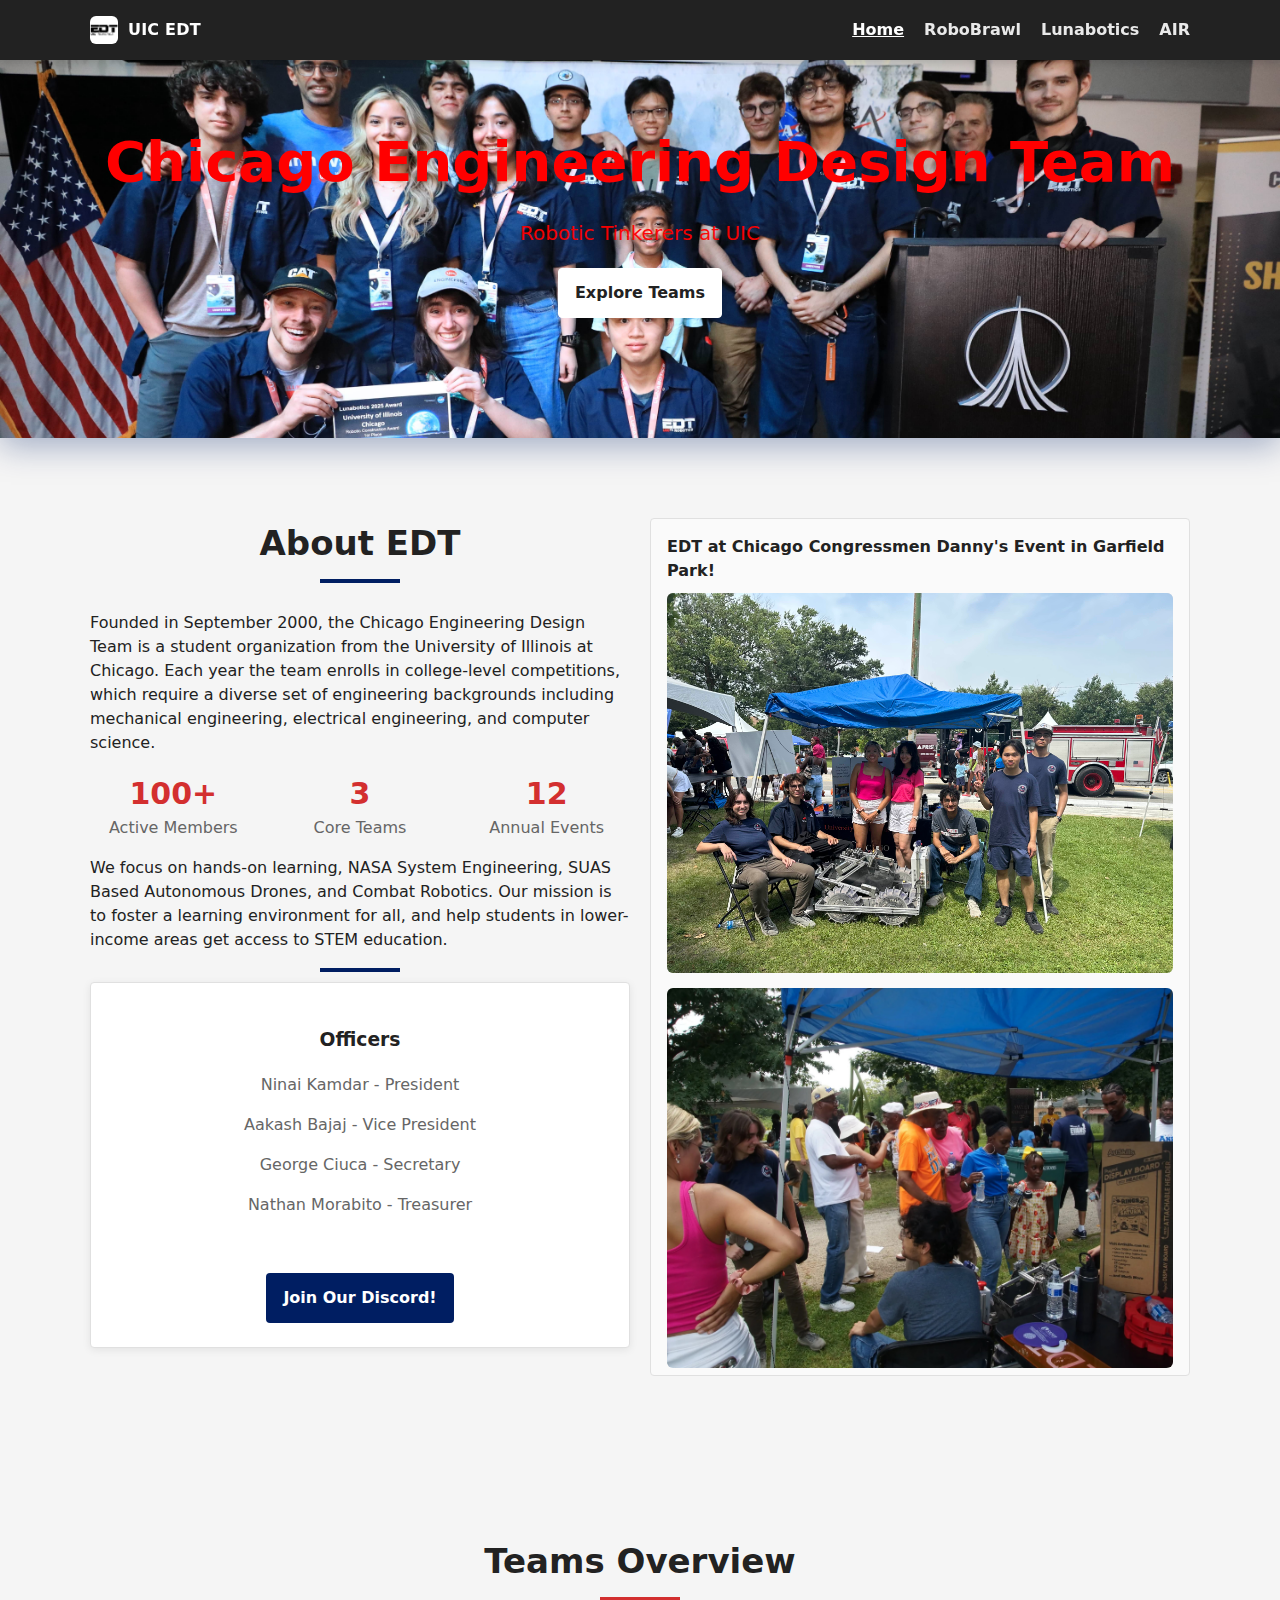
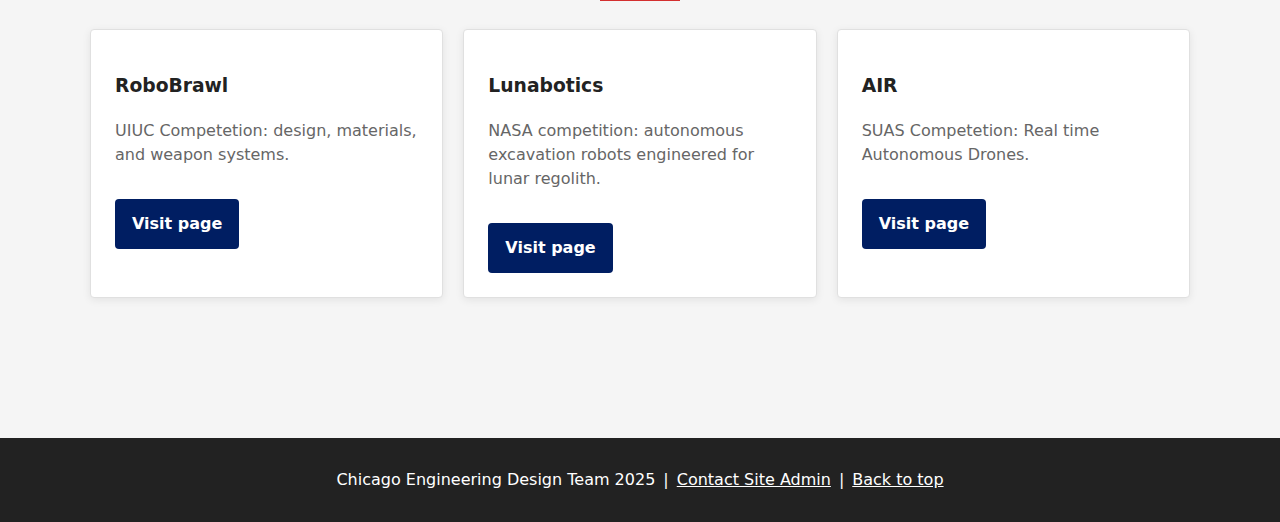
<file: index.html>
<!doctype html>
<!-- author: aakash bajaj- @educationmoment -->
<html lang="en">
<head>
  <meta charset="utf-8">
  <meta name="viewport" content="width=device-width, initial-scale=1">
  <title>EDT — Home</title>
  <meta name="description" content="Chicago Engineering Design Team @ UIC">
  <link rel="icon" type="image/x-icon" href="assets/logo.ico">
  <link rel="stylesheet" href="./styles.css">
</head>
<body id="top">
  
  <header class="navbar">
    <div class="inner container-1140">
      <a class="brand" href="./index.html">
        <span class="logo"><img class="logo" src="assets/logo.png" alt="logo"></span><span>UIC EDT</span>
      </a>
      <button class="nav-toggle" aria-label="Menu">☰</button>
      <nav class="nav-links">
        <a href="./index.html" style="text-decoration:underline;opacity:1;">Home</a>
        <a href="./robobrawl.html">RoboBrawl</a>
        <a href="./lunabotics.html">Lunabotics</a>
        <a href="./air.html">AIR</a>
      </nav>
    </div>
  </header>


  <section class="hero">
    <div class="container-1140">
      <h1>Chicago Engineering Design Team</h1>
      <p class="lead">Robotic Tinkerers at UIC</p>
      <div class="space-top">
        <a href="#teams" class="btn btn-white">Explore Teams</a>
      </div>
    </div>
  </section>

  <section id="about">
    <div class="container-1140 grid grid-2">
      <div>
        <div class="h-section">
          <h2>About EDT</h2>
          <div class="divider divider--blue"></div>
        </div>
        <p>
          Founded in September 2000, the Chicago Engineering Design Team is a student organization from the University of Illinois at Chicago. Each year the team enrolls in college-level competitions, which require a diverse set of engineering backgrounds including mechanical engineering, electrical engineering, and computer science.
        </p>
        
        <div class="grid grid-3 mt-16">
          <div class="stat"><div class="big">100+</div><div class="muted">Active Members</div></div>
          <div class="stat"><div class="big">3</div><div class="muted">Core Teams</div></div>
          <div class="stat"><div class="big">12</div><div class="muted">Annual Events</div></div>
        </div>
        <p>
          We focus on hands-on learning, NASA System Engineering, SUAS Based Autonomous Drones, and Combat Robotics.
          Our mission is to foster a learning environment for all, and help students in lower-income areas get access to STEM education.
        </p>
        <div class="h-section">
        <div class="divider divider--blue"></div>
        <div class="card">
          <h3>Officers</h3>
          <p class="muted">Ninai Kamdar - President</p>
          <p class="muted">Aakash Bajaj - Vice President</p>
          <p class="muted">George Ciuca - Secretary</p>
          <p class="muted">Nathan Morabito - Treasurer</p>
          <br><a class="btn btn-primary mt-16" href="http://go.uic.edu/EDT">Join Our Discord!</a>
        </div>
        </div>
      </div>
      <aside class="sidebar">
        <h4>EDT at Chicago Congressmen Danny's Event in Garfield Park!</h4>
        <div class="thumb">
          <img class="thumb" src="assets/congress.jpg" alt="img1">
          <br><img class="thumb" src="assets/congress2.jpeg" alt="img2">
        </div>
      
      </aside>
    </div>
  </section>

  <section id="teams">
    <div class="container-1140">
      <div class="h-section">
        <h2>Teams Overview</h2>
        <div class="divider"></div>
      </div>
      <div class="grid grid-3">
        <div class="card">
          <h3>RoboBrawl</h3>
          <p class="muted">UIUC Competetion: design, materials, and weapon systems.</p>
          <a class="btn btn-primary mt-16" href="./robobrawl.html">Visit page</a>
        </div>
        <div class="card">
          <h3>Lunabotics</h3>
          <p class="muted">NASA competition: autonomous excavation robots engineered for lunar regolith.</p>
          <a class="btn btn-primary mt-16" href="./lunabotics.html">Visit page</a>
        </div>
        <div class="card">
          <h3>AIR</h3>
          <p class="muted">SUAS Competetion: Real time Autonomous Drones.</p>
          <a class="btn btn-primary mt-16" href="./air.html">Visit page</a>
        </div>
      </div>
    </div>
  </section>

  
  <footer>
    <div class="container-1140 flex items-center justify-center gap-8">
      <span>Chicago Engineering Design Team 2025</span>
      <span>|</span>
      <span><a href="mailto:abaja5@uic.edu">Contact Site Admin</a></span>
      <span>|</span>
      <a href="#top">Back to top</a>
    </div>
  </footer>
  <button id="backToTop" class="btn btn-primary" style="display:none; position:fixed; right:20px; bottom:20px;">↑</button>
  <script src="./script.js"></script>

</body>
</html>
</file>
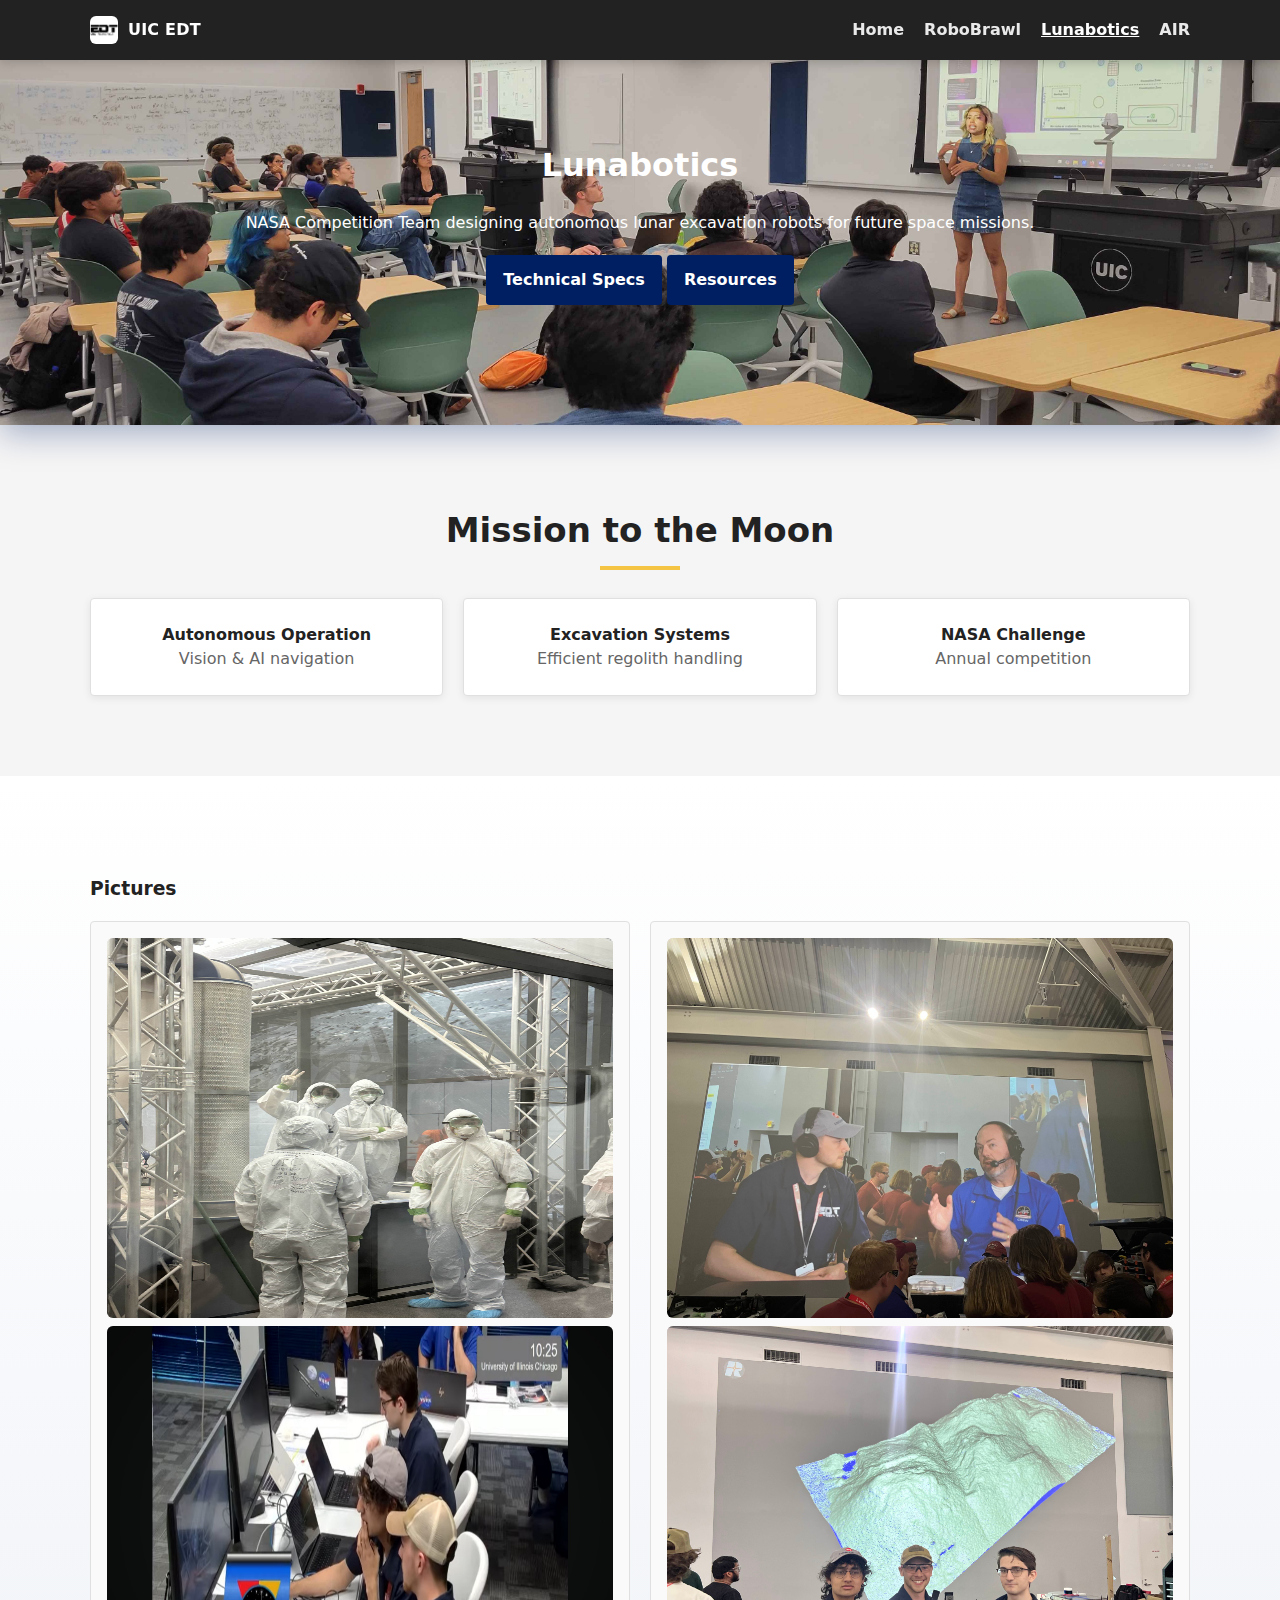
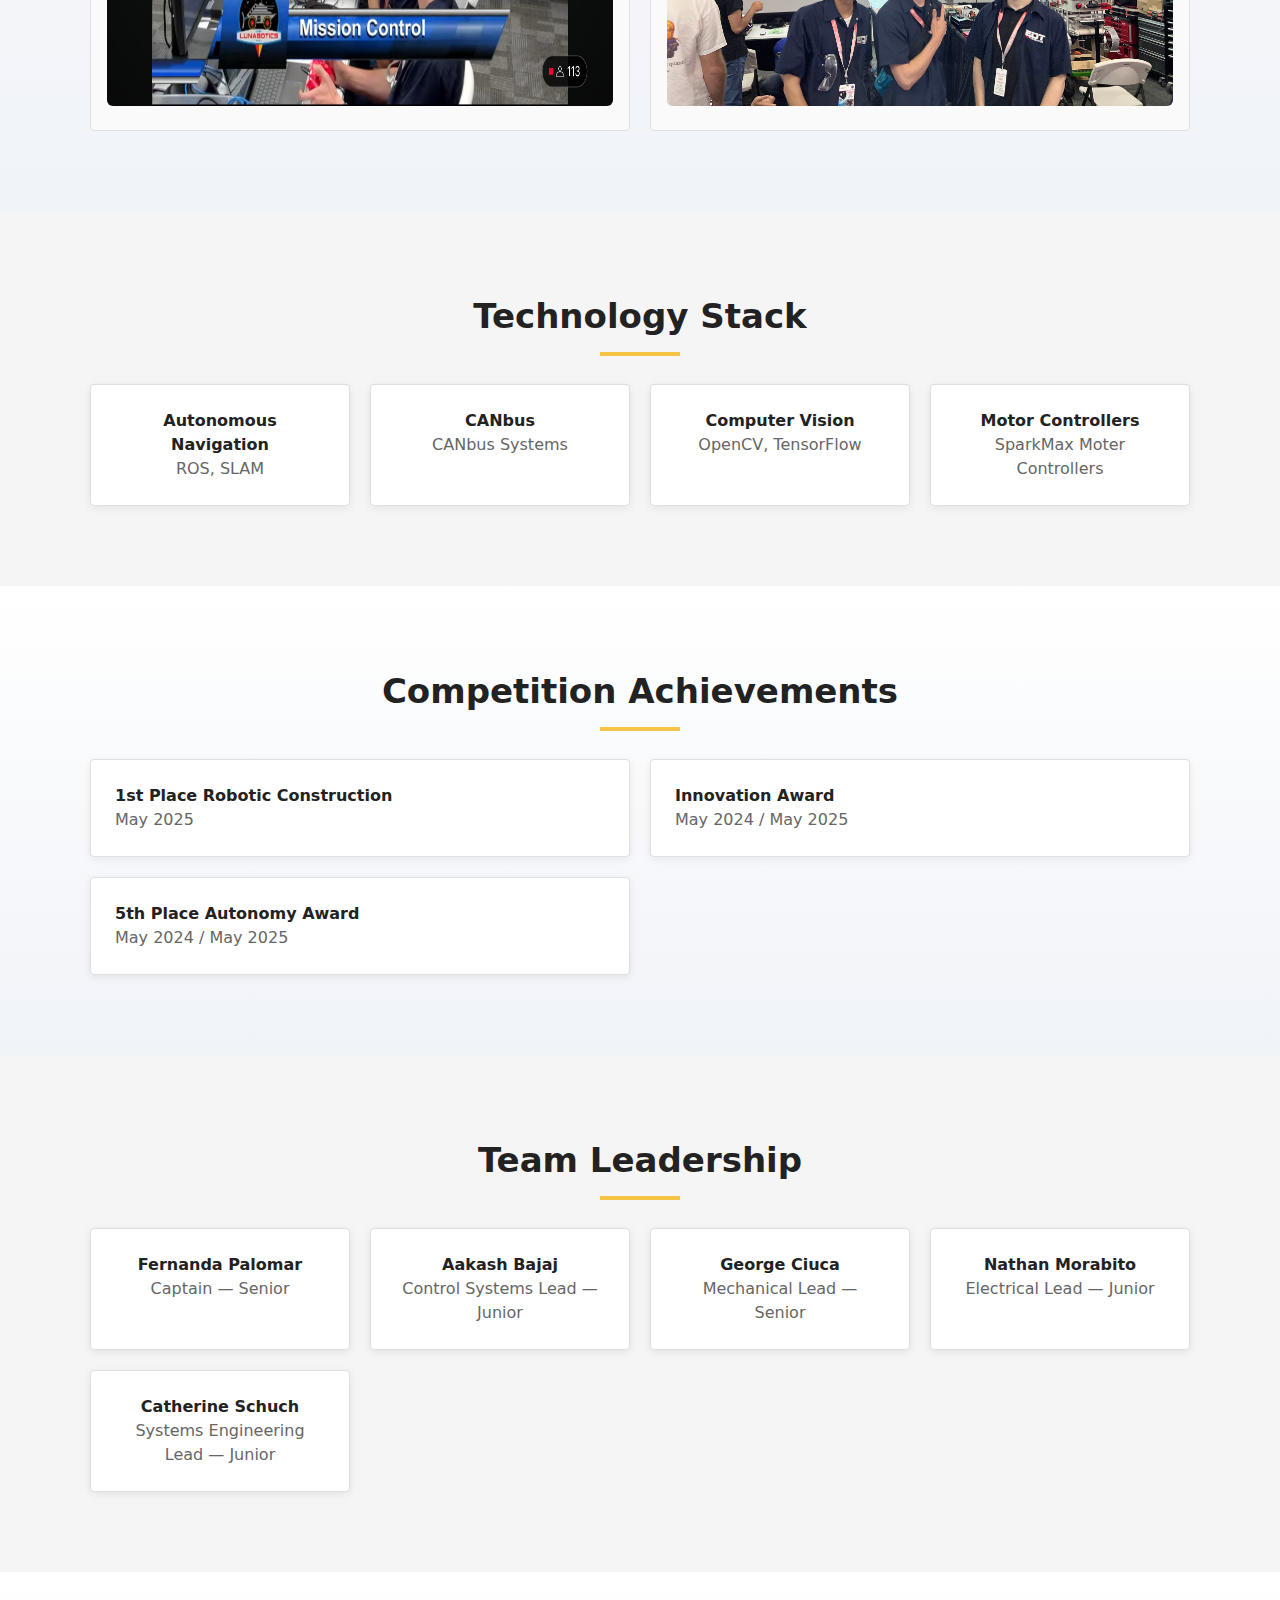
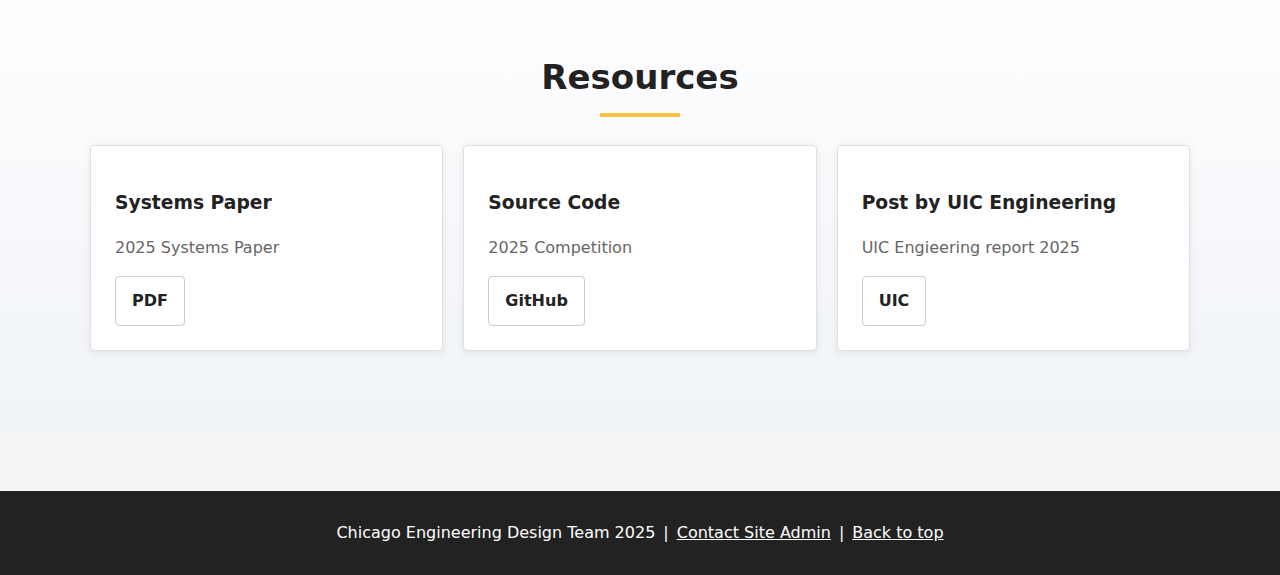
<file: lunabotics.html>
<!doctype html>
<!-- author: aakash bajaj- @educationmoment -->
<html lang="en">
<head>
  <meta charset="utf-8">
  <meta name="viewport" content="width=device-width, initial-scale=1">
  <meta name="description" content="Chicago Engineering Design Team @ UIC">
  <title>EDT — Lunabotics</title>
  <link rel="icon" type="image/x-icon" href="assets/logo.ico">
  <link rel="stylesheet" href="./styles.css">
</head>
<body id="top">
  
  <header class="navbar">
    <div class="inner container-1140">
      <a class="brand" href="./index.html">
        <span class="logo"><img class="logo" src="assets/logo.png" alt="logo"></span><span>UIC EDT</span>
      </a>
      <button class="nav-toggle" aria-label="Menu">☰</button>
      <nav class="nav-links">
        <a href="./index.html">Home</a>
        <a href="./robobrawl.html">RoboBrawl</a>
        <a href="./lunabotics.html" style="text-decoration:underline;opacity:1;">Lunabotics</a>
        <a href="./air.html">AIR</a>
      </nav>
    </div>
  </header>


  <section class="hero-lunabotics pt-hero hero--accent">
    <div class="container-1140">
      <h1>Lunabotics</h1>
      <p class="lead">NASA Competition Team designing autonomous lunar excavation robots for future space missions.</p>
      <div class="space-top">
        <a class="btn btn-primary" href="#specs">Technical Specs</a>
        <a class="btn btn-primary" href="#downloads">Resources</a>
      </div>
    </div>
  </section>

  <section id="mission">
    <div class="container-1140">
      <div class="h-section"><h2>Mission to the Moon</h2><div class="divider divider--accent"></div></div>
      <div class="grid grid-3">
        <div class="card center"><strong>Autonomous Operation</strong><div class="muted">Vision & AI navigation</div></div>
        <div class="card center"><strong>Excavation Systems</strong><div class="muted">Efficient regolith handling</div></div>
        <div class="card center"><strong>NASA Challenge</strong><div class="muted">Annual competition</div></div>
      </div>
    </div>
  </section>

  <section id="specs" style="background:linear-gradient(180deg,#fff,#f0f3f8);">
    <div class="container-1140 grid grid-2">
      <div>
        <h3>Pictures</h3>
          <aside class="sidebar">

            <div class="thumb">
              <img class="thumb" src="assets/bunny1.jpg" alt="bunny1">

            </div>
          
        <div class="thumb">

          <img class="thumb" src="assets/miss.png" alt="miss">
        </div>

      </div>
      </aside>
      <div>
      <h3>‎ </h3>
      <aside class="sidebar">
        <div class="thumb">
          <img class="thumb" src="assets/elijah.jpg" style="width: 100%;" alt="eli">
        </div>
        <div class="thumb">
          <img class="thumb" src="assets/berm.jpg" alt="berm">
        </div>
      </aside>
      </div>
    </div>
  </section>

  <section id="stack">
    <div class="container-1140">
      <div class="h-section"><h2>Technology Stack</h2><div class="divider divider--accent"></div></div>
      <div class="grid grid-4">
        <div class="card center"><strong>Autonomous Navigation</strong><div class="muted">ROS, SLAM</div></div>
        <div class="card center"><strong>CANbus</strong><div class="muted">CANbus Systems</div></div>
        <div class="card center"><strong>Computer Vision</strong><div class="muted">OpenCV, TensorFlow</div></div>
        <div class="card center"><strong>Motor Controllers</strong><div class="muted">SparkMax Moter Controllers</div></div>
      </div>
    </div>
  </section>

  <section id="achievements" style="background:linear-gradient(180deg,#fff,#f0f3f8);">
    <div class="container-1140">
      <div class="h-section"><h2>Competition Achievements</h2><div class="divider divider--accent"></div></div>
      <div class="grid grid-2">
        <div class="card"><strong>1st Place Robotic Construction</strong><div class="muted">May 2025</div></div>
        <div class="card"><strong>Innovation Award</strong><div class="muted">May 2024 / May 2025</div></div>
        <div class="card"><strong>5th Place Autonomy Award</strong><div class="muted">May 2024 / May 2025</div></div>
      </div>
    </div>
  </section>

  <section id="team">
    <div class="container-1140">
      <div class="h-section"><h2>Team Leadership</h2><div class="divider divider--accent"></div></div>
      <div class="grid grid-4">
        <div class="card center"><strong>Fernanda Palomar</strong><div class="muted">Captain — Senior</div></div>
        <div class="card center"><strong>Aakash Bajaj</strong><div class="muted">Control Systems Lead — Junior</div></div>
        <div class="card center"><strong>George Ciuca</strong><div class="muted">Mechanical Lead — Senior</div></div>
        <div class="card center"><strong>Nathan Morabito</strong><div class="muted">Electrical Lead — Junior</div></div>
        <div class="card center"><strong>Catherine Schuch</strong><div class="muted">Systems Engineering Lead — Junior</div></div>
      </div>
    </div>
  </section>

  <section id="downloads" style="background:linear-gradient(180deg,#fff,#f0f3f8);">
    <div class="container-1140">
      <div class="h-section"><h2>Resources</h2><div class="divider divider--accent"></div></div>
      <div class="grid grid-3">
       <div class="card"><h3>Systems Paper</h3><p class="muted">2025 Systems Paper</p><a class="btn btn-dark-outline" href="#">PDF</a></div> 
        <div class="card"><h3>Source Code</h3><p class="muted">2025 Competition</p><a class="btn btn-dark-outline" href="https://github.com/educationmoment/EDT-Lunabotics-2025">GitHub</a></div>
        <div class="card"><h3>Post by UIC Engineering</h3><p class="muted">UIC Engieering report 2025</p><a class="btn btn-dark-outline" href="https://engineering.uic.edu/news-stories/uic-team-wins-first-place-at-nasa-lunabotics-competition/">UIC</a></div>
      </div>
    </div>
  </section>

  
  <footer>
    <div class="container-1140 flex items-center justify-center gap-8">
      <span>Chicago Engineering Design Team 2025</span>
      <span>|</span>
      <span><a href="mailto:abaja5@uic.edu">Contact Site Admin</a></span>
      <span>|</span>
      <a href="#top">Back to top</a>
    </div>
  </footer>
  <button id="backToTop" class="btn btn-primary" style="display:none; position:fixed; right:20px; bottom:20px;">↑</button>
  <script src="./script.js"></script>

</body>
</html>
</file>
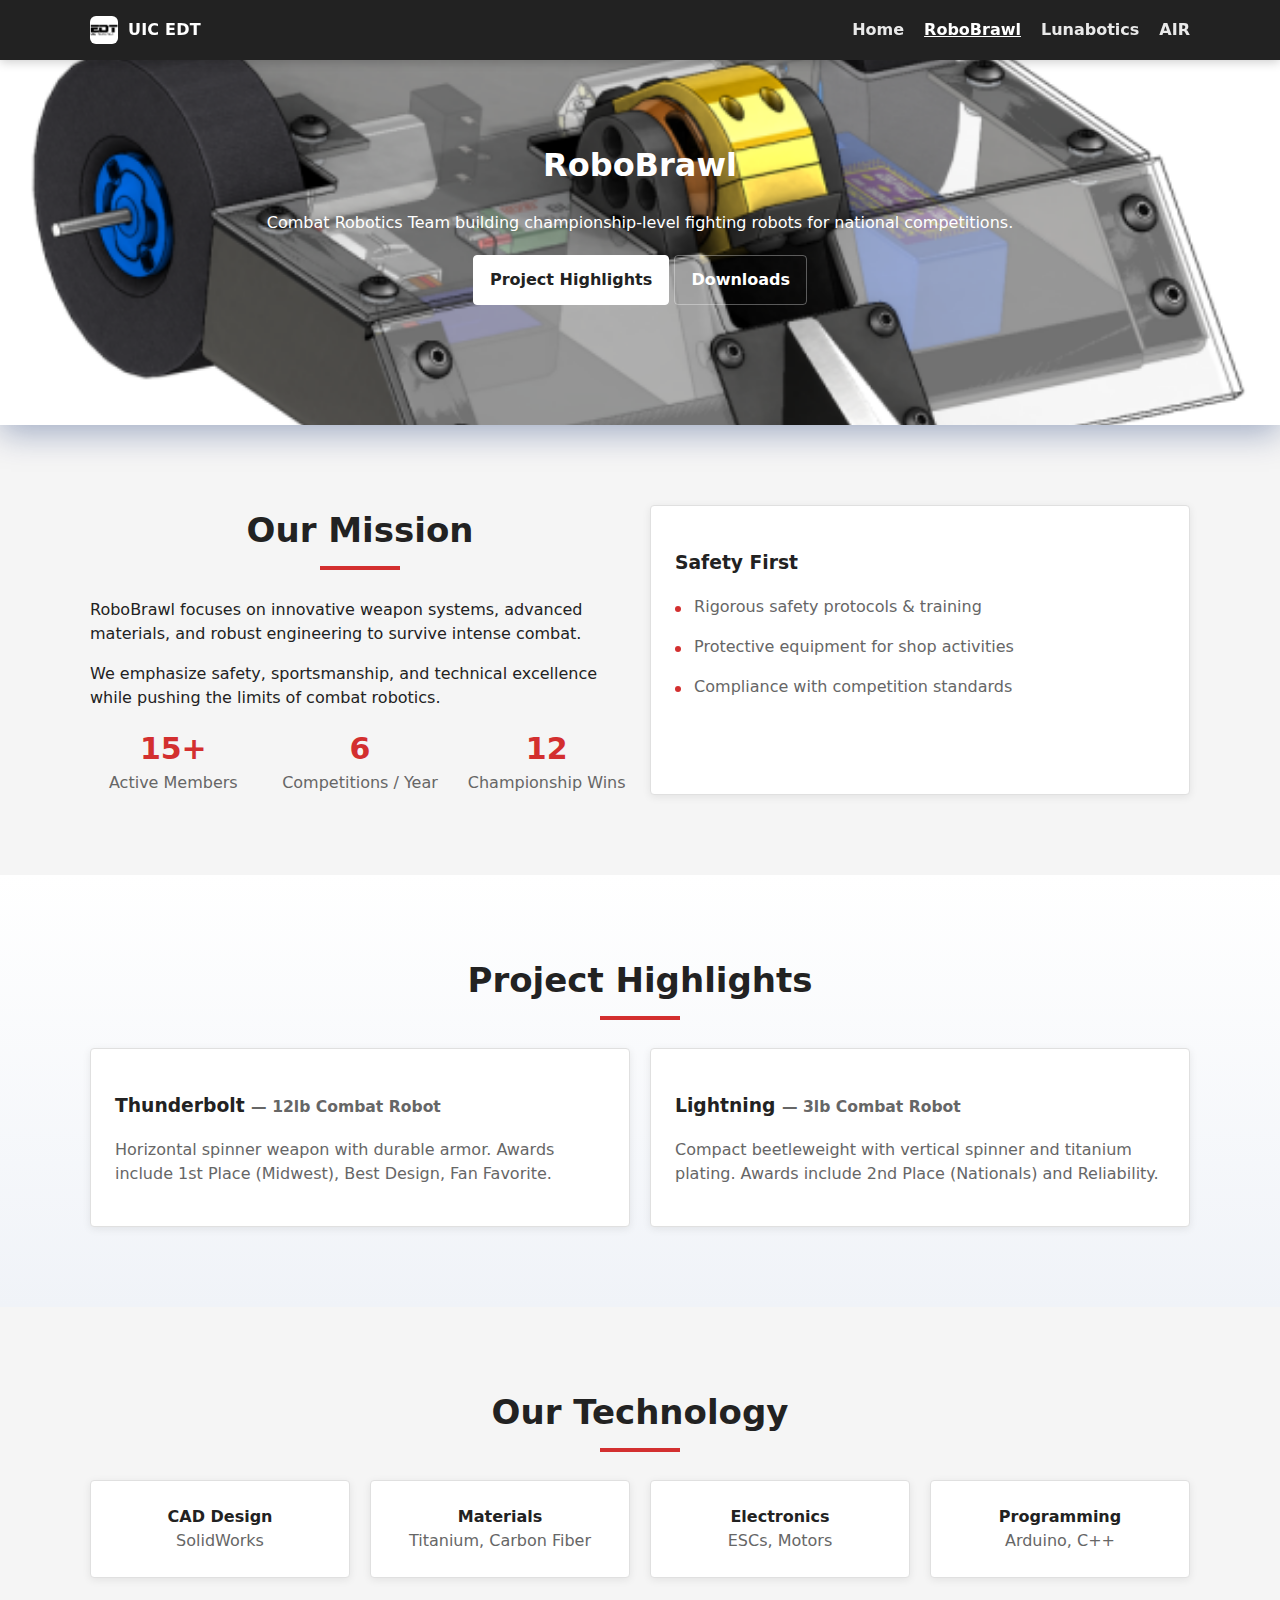
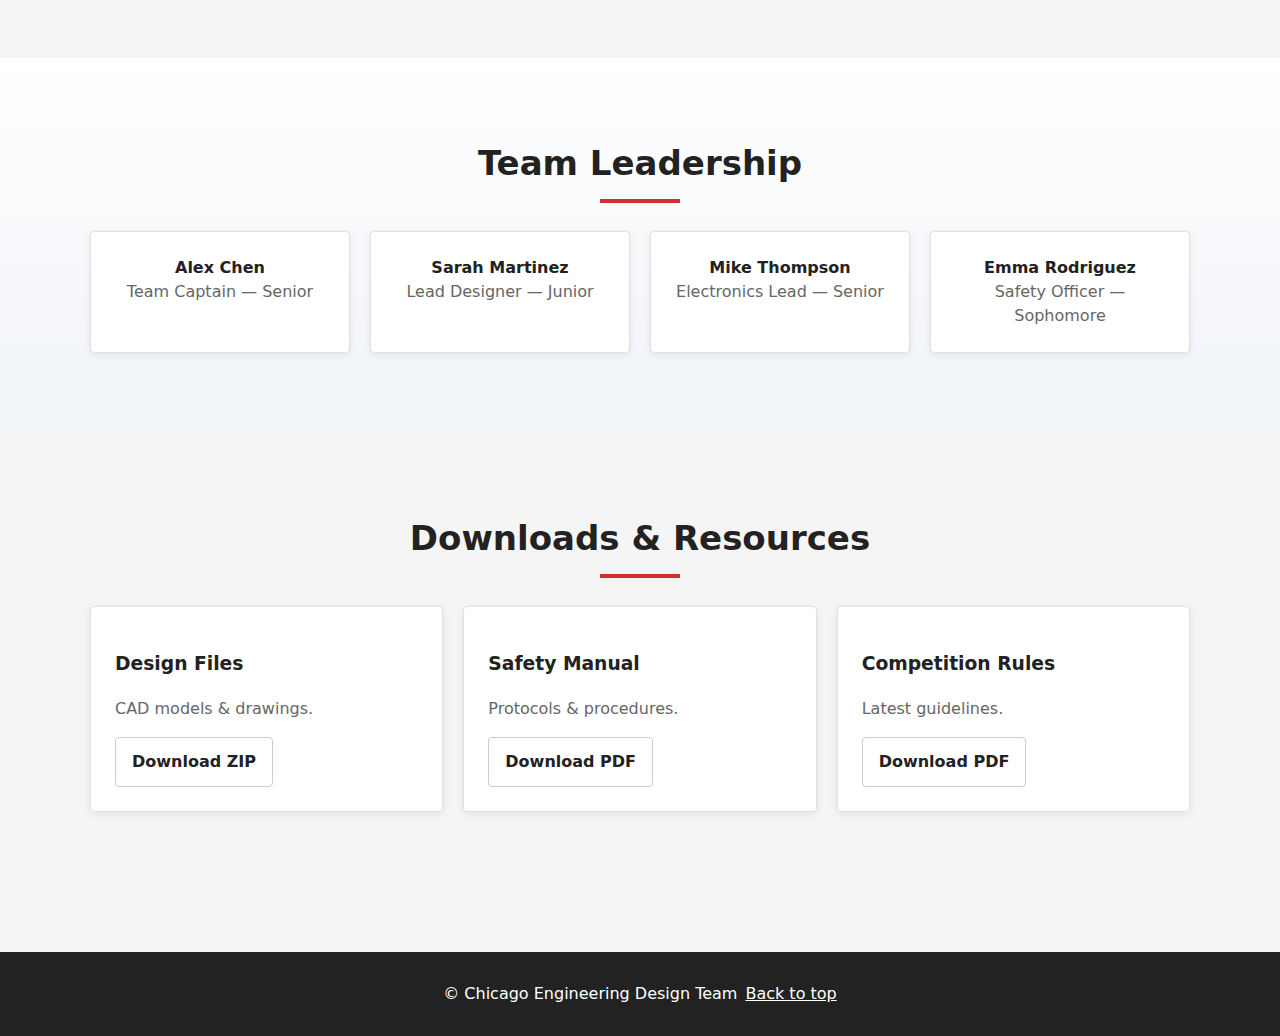
<file: robobrawl.html>
<!doctype html>

<!-- author: aakash bajaj- @educationmoment -->

<html lang="en">
<head>
  <meta charset="utf-8">
  <meta name="viewport" content="width=device-width, initial-scale=1">
  <title>EDT — RoboBrawl</title>
  <link rel="icon" type="image/x-icon" href="assets/logo.ico">
  <link rel="stylesheet" href="./styles.css">
</head>
<body id="top">
  
  <header class="navbar">
    <div class="inner container-1140">
      <a class="brand" href="./index.html">
        <span class="logo"><img class="logo" src="assets/logo.png" alt="logo"></span><span>UIC EDT</span>
      </a>
      <button class="nav-toggle" aria-label="Menu">☰</button>
      <nav class="nav-links">
        <a href="./index.html">Home</a>
        <a href="./robobrawl.html" style="text-decoration:underline;opacity:1;">RoboBrawl</a>
        <a href="./lunabotics.html">Lunabotics</a>
        <a href="./air.html">AIR</a>
      </nav>
    </div>
  </header>


  <section class="hero-robobrawl pt-hero hero--secondary">
    <div class="container-1140 center">
      <h1>RoboBrawl</h1>
      <p class="lead">Combat Robotics Team building championship-level fighting robots for national competitions.</p>
      <div class="space-top">
        <a class="btn btn-white" href="#projects">Project Highlights</a>
        <a class="btn btn-outline" href="#downloads">Downloads</a>
      </div>
    </div>
  </section>

  <section id="mission">
    <div class="container-1140 grid grid-2">
      <div>
        <div class="h-section"><h2>Our Mission</h2><div class="divider"></div></div>
        <p>RoboBrawl focuses on innovative weapon systems, advanced materials, and robust engineering to survive intense combat.</p>
        <p>We emphasize safety, sportsmanship, and technical excellence while pushing the limits of combat robotics.</p>
        <div class="grid grid-3 mt-16">
          <div class="stat"><div class="big">15+</div><div class="muted">Active Members</div></div>
          <div class="stat"><div class="big">6</div><div class="muted">Competitions / Year</div></div>
          <div class="stat"><div class="big">12</div><div class="muted">Championship Wins</div></div>
        </div>
      </div>
      <div class="card">
        <h3>Safety First</h3>
        <p class="muted"><span class="dot"></span> Rigorous safety protocols & training</p>
        <p class="muted"><span class="dot"></span> Protective equipment for shop activities</p>
        <p class="muted"><span class="dot"></span> Compliance with competition standards</p>
      </div>
    </div>
  </section>

  <section id="projects" style="background:linear-gradient(180deg,#fff,#f0f3f8);">
    <div class="container-1140">
      <div class="h-section"><h2>Project Highlights</h2><div class="divider"></div></div>
      <div class="grid grid-2">
        <div class="card">
          <h3>Thunderbolt <small class="muted">— 12lb Combat Robot</small></h3>
          <p class="muted">Horizontal spinner weapon with durable armor. Awards include 1st Place (Midwest), Best Design, Fan Favorite.</p>
        </div>
        <div class="card">
          <h3>Lightning <small class="muted">— 3lb Combat Robot</small></h3>
          <p class="muted">Compact beetleweight with vertical spinner and titanium plating. Awards include 2nd Place (Nationals) and Reliability.</p>
        </div>
      </div>
    </div>
  </section>

  <section id="tech">
    <div class="container-1140">
      <div class="h-section"><h2>Our Technology</h2><div class="divider"></div></div>
      <div class="grid grid-4">
        <div class="card center"><strong>CAD Design</strong><div class="muted">SolidWorks</div></div>
        <div class="card center"><strong>Materials</strong><div class="muted">Titanium, Carbon Fiber</div></div>
        <div class="card center"><strong>Electronics</strong><div class="muted">ESCs, Motors</div></div>
        <div class="card center"><strong>Programming</strong><div class="muted">Arduino, C++</div></div>
      </div>
    </div>
  </section>

  <section id="team" style="background:linear-gradient(180deg,#fff,#f0f3f8);">
    <div class="container-1140">
      <div class="h-section"><h2>Team Leadership</h2><div class="divider"></div></div>
      <div class="grid grid-4">
        <div class="card center"><strong>Alex Chen</strong><div class="muted">Team Captain — Senior</div></div>
        <div class="card center"><strong>Sarah Martinez</strong><div class="muted">Lead Designer — Junior</div></div>
        <div class="card center"><strong>Mike Thompson</strong><div class="muted">Electronics Lead — Senior</div></div>
        <div class="card center"><strong>Emma Rodriguez</strong><div class="muted">Safety Officer — Sophomore</div></div>
      </div>
    </div>
  </section>

  <section id="downloads">
    <div class="container-1140">
      <div class="h-section"><h2>Downloads & Resources</h2><div class="divider"></div></div>
      <div class="grid grid-3">
        <div class="card"><h3>Design Files</h3><p class="muted">CAD models & drawings.</p><a class="btn btn-dark-outline" href="#">Download ZIP</a></div>
        <div class="card"><h3>Safety Manual</h3><p class="muted">Protocols & procedures.</p><a class="btn btn-dark-outline" href="#">Download PDF</a></div>
        <div class="card"><h3>Competition Rules</h3><p class="muted">Latest guidelines.</p><a class="btn btn-dark-outline" href="#">Download PDF</a></div>
      </div>
    </div>
  </section>

  
  <footer>
    <div class="container-1140 flex items-center justify-center gap-8">
      <span>© Chicago Engineering Design Team</span>
      <a href="#top">Back to top</a>
    </div>
  </footer>
  <button id="backToTop" class="btn btn-primary" style="display:none; position:fixed; right:20px; bottom:20px;">↑</button>
  <script src="./script.js"></script>

</body>
</html>
</file>
<file: styles.css>
/* author: aakash bajaj- @educationmoment */
@font-face {
  font-family: 'Open Sans';
  src: local('Open Sans'), local('OpenSans');
  font-weight: 300 700;
  font-style: normal;
  font-display: swap;
}

:root{
  --background:#f5f5f5;      
  --foreground:#222;          
  --uic-blue:#001E62;
  --uic-red:#D32F2F;
  --accent:#F6C445;           
  --muted:#e0e0e0;
  --card:#fff;
  --shadow-card: 0 2px 8px rgba(0,0,0,.08);
  --shadow-elevated: 0 4px 16px rgba(0,0,0,.15);
  --radius:4px;
}

* { box-sizing:border-box; }
html { scroll-behavior:smooth; }
body {
  margin:0; color:var(--foreground); background:var(--background);
  font-family:'Open Sans', system-ui, -apple-system, Segoe UI, Roboto, Arial, sans-serif;
  line-height:1.5;
}

.container-1140{ max-width:1140px; margin:0 auto; padding:0 20px; }

.navbar {
  position:fixed; top:0; left:0; right:0; z-index:999;
  background:#222; color:#fff; box-shadow:0 2px 10px rgba(0,0,0,.2);
}
.navbar .inner{ display:flex; align-items:center; justify-content:space-between; height:60px;}
.brand{ display:flex; align-items:center; gap:10px; text-decoration:none; color:#fff; }
.brand .logo{ width:28px; height:28px; border-radius:6px; }
.brand span{ font-weight:700; letter-spacing:.2px; }

.nav-links{ display:flex; gap:20px; align-items:center; }
.nav-links a{ color:#fff; text-decoration:none; opacity:.9; font-weight:600; }
.nav-links a:hover{ opacity:1; text-decoration:underline; }

/* mobile menu */
.nav-toggle { display:none; background:transparent; border:0; color:#fff; font-size:22px; }
@media (max-width: 860px){
  .nav-links{ display:none; position:absolute; left:0; right:0; top:60px; background:#222; padding:12px 20px; flex-direction:column; }
  .nav-links.show{ display:flex; }
  .nav-toggle{ display:block; }
}

section{ padding:80px 0; }
.pt-hero{ padding-top:100px; }

/* for index */
.hero { 
  color:#ff0000; text-align:center; padding:120px 0; 
  /* background:linear-gradient(135deg, rgba(3, 0, 166, 0.95), rgba(0,34,102,.85)), url('assets/hero.jpg') center/cover no-repeat; */
  background: url('assets/winners.jpg') center 25%/cover no-repeat;
  box-shadow:0 8px 32px rgba(0,34,102,.35);
} 
.hero h1{ font-size:56px; margin:0 0 14px; }
.hero p.lead{ font-size:20px; opacity:.95; max-width:820px; margin:0 auto; }

.hero--secondary{ background:linear-gradient(135deg, rgba(0, 32, 174, 0.95), rgba(0,34,102,.85)); }
.hero--accent{ background:linear-gradient(135deg, rgba(0, 32, 174, 0.95), rgba(0,34,102,.85)); }
.hero--primary{ background:linear-gradient(135deg, rgba(0, 32, 174, 0.95), rgba(0,34,102,.85)); }

/* for lunabotics page */
.hero-lunabotics {
  color:#fff; text-align:center; padding:120px 0; 
  background: url('assets/lunabotics.jpg') center/cover no-repeat;
  box-shadow:0 8px 32px rgba(0,34,102,.35);
}
/* for air page */
.hero-air {
  color:#fff; text-align:center; padding:120px 0; 
  background: url('assets/air.jpg') center/cover no-repeat;
  box-shadow:0 8px 32px rgba(0,34,102,.35);
}
/* for robobrawl page */
.hero-robobrawl {
  color:#fff; text-align:center; padding:120px 0; 
  background: url('assets/robobrawl.png') center/cover no-repeat;
  box-shadow:0 8px 32px rgba(0,34,102,.35);
}

/* Cards */
.card{ background:var(--card); border:1px solid var(--muted); border-radius:var(--radius); box-shadow:var(--shadow-card); padding:24px; }

.h-section{ text-align:center; margin-bottom:28px; }
.h-section h2{ font-size:34px; margin:0 0 10px; }
.divider{ width:80px; height:4px; background:var(--uic-red); margin:0 auto 10px; }
.divider--blue{ background:var(--uic-blue); }
.divider--accent{ background:var(--accent); }

.grid{ display:grid; gap:20px; }
.grid-2{ grid-template-columns:repeat(2,1fr); }
.grid-3{ grid-template-columns:repeat(3,1fr); }
.grid-4{ grid-template-columns:repeat(4,1fr); }
@media (max-width: 980px){ .grid-4{ grid-template-columns:repeat(2,1fr);} }
@media (max-width: 720px){ .grid-3, .grid-2{ grid-template-columns:1fr; } }

.stat { text-align:center; }
.stat .big{ font-size:30px; font-weight:800; color:var(--uic-red); }
.muted{ color:#666; }

.btn{ display:inline-block; border:1px solid transparent; border-radius:var(--radius); padding:12px 16px; 
      text-decoration:none; font-weight:700; transition:transform .15s ease, opacity .2s ease, background .2s ease; }
.btn:hover{ transform:translateY(-1px); }
.btn-primary{ background:var(--uic-blue); color:#fff; }
.btn-primary:hover{ background:#0008a8; }
.btn-outline{ background:transparent; border-color:#ffffff55; color:#fff; }
.btn-white{ background:#fff; color:#222; border-color:#fff; }
.btn-dark-outline{ border-color:#00000033; color:#222; }
.btn-dark-outline:hover{ background:#00000008; }

/* Feature list dots */
.dot{ width:6px; height:6px; background:var(--uic-red); border-radius:50%; display:inline-block; margin-right:8px; }

footer{ background:#222; color:#fff; padding:30px 0; margin-top:60px; }
footer a{ color:#fff; }

/* Sidebar gallery placeholder */
.sidebar{ background:#fafafa; border:1px solid var(--muted); border-radius:var(--radius); padding:16px; }
.sidebar h4{ margin:0 0 10px; }
.sidebar .thumb{ background:#ddd; height:380px; border-radius:6px; width: 100%; margin-bottom:8px; }

/* Utility */
.center{text-align:center;}
.space-top{ margin-top:20px; }
.flex{ display:flex; }
.items-center{ align-items:center; }
.justify-center{ justify-content:center; }
.gap-8{ gap:8px; }
.mt-16{ margin-top:16px; }
.mt-16 .img{ background:#ddd; height:380px; border-radius:6px; width: 100%; margin-bottom:8px; }
.mb-16{ margin-bottom:16px; }
</file>
